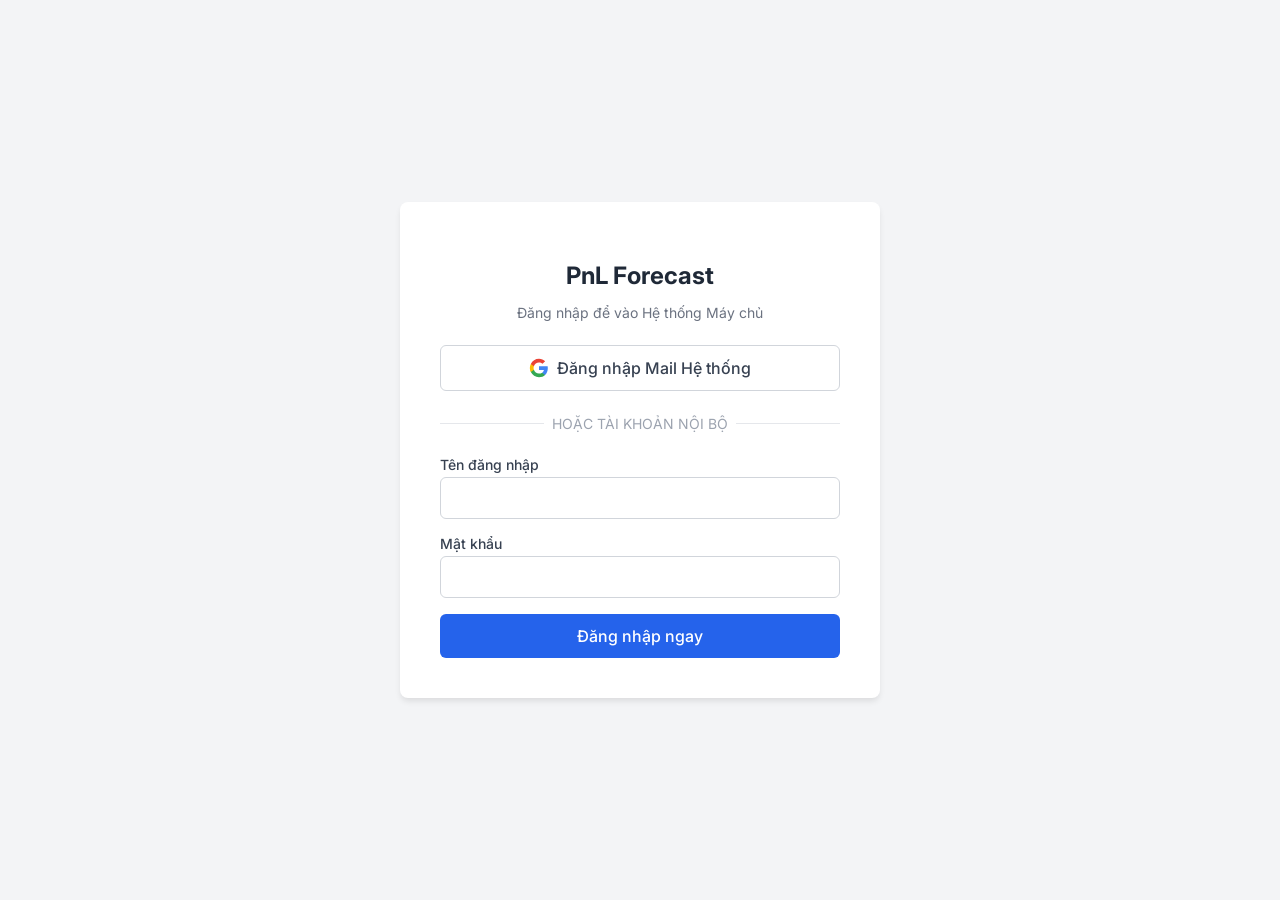
<file: login.html>
<!DOCTYPE html>
<html lang="en">
<head>
    <meta charset="UTF-8">
    <meta name="viewport" content="width=device-width, initial-scale=1.0">
    <title>PnL Forecast - Login</title>
    <link href="https://fonts.googleapis.com/css2?family=Inter:wght@400;500;600;700&display=swap" rel="stylesheet">
    <style>
        body { font-family: 'Inter', sans-serif; background-color: #f3f4f6; display: flex; align-items: center; justify-content: center; height: 100vh; margin: 0; }
        .login-box { background: white; padding: 2.5rem; border-radius: 8px; box-shadow: 0 4px 6px -1px rgba(0,0,0,0.1); width: 100%; max-width: 400px; text-align: center; }
        .login-box h2 { font-size: 1.5rem; color: #1f2937; margin-bottom: 0.5rem; }
        .login-box p { color: #6b7280; font-size: 0.875rem; margin-bottom: 1.5rem; }
        .btn-google { display: flex; align-items: center; justify-content: center; gap: 8px; width: 100%; box-sizing: border-box; background: #ffffff; border: 1px solid #d1d5db; color: #374151; padding: 0.75rem; border-radius: 6px; font-weight: 500; cursor: pointer; text-decoration: none; margin-bottom: 1rem; transition: background 0.2s; }
        .btn-google:hover { background: #f9fafb; }
        .divider { display: flex; align-items: center; margin: 1.5rem 0; color: #9ca3af; font-size: 0.875rem; }
        .divider::before, .divider::after { content: ""; flex: 1; border-bottom: 1px solid #e5e7eb; }
        .divider:not(:empty)::before { margin-right: .5rem; }
        .divider:not(:empty)::after { margin-left: .5rem; }
        .input-group { text-align: left; margin-bottom: 1rem; }
        .input-group label { display: block; font-size: 0.875rem; font-weight: 500; color: #374151; margin-bottom: 0.25rem; }
        .input-group input { width: 100%; padding: 0.75rem; border: 1px solid #d1d5db; border-radius: 6px; box-sizing: border-box; font-family: inherit; }
        .btn-primary { width: 100%; background: #2563eb; color: white; padding: 0.75rem; border: none; border-radius: 6px; font-weight: 500; cursor: pointer; transition: background 0.2s; font-family: inherit; font-size: 1rem;}
        .btn-primary:hover { background: #1d4ed8; }
        .error-msg { background: #fee2e2; border: 1px solid #fca5a5; color: #b91c1c; padding: 0.75rem; border-radius: 6px; font-size: 0.875rem; margin-bottom: 1rem; display: none; text-align: left;}
    </style>
</head>
<body>
    <div class="login-box">
        <h2>PnL Forecast</h2>
        <p>Đăng nhập để vào Hệ thống Máy chủ</p>

        <a href="/api/auth/google" class="btn-google">
            <svg viewBox="0 0 24 24" width="20" height="20" xmlns="http://www.w3.org/2000/svg">
                <path d="M22.56 12.25c0-.78-.07-1.53-.2-2.25H12v4.26h5.92c-.26 1.37-1.04 2.53-2.21 3.31v2.77h3.57c2.08-1.92 3.28-4.74 3.28-8.09z" fill="#4285F4"/>
                <path d="M12 23c2.97 0 5.46-.98 7.28-2.66l-3.57-2.77c-.98.66-2.23 1.06-3.71 1.06-2.86 0-5.29-1.93-6.16-4.53H2.18v2.84C3.99 20.53 7.7 23 12 23z" fill="#34A853"/>
                <path d="M5.84 14.09c-.22-.66-.35-1.36-.35-2.09s.13-1.43.35-2.09V7.07H2.18C1.43 8.55 1 10.22 1 12s.43 3.45 1.18 4.93l2.85-2.22.81-.62z" fill="#FBBC05"/>
                <path d="M12 5.38c1.62 0 3.06.56 4.21 1.64l3.15-3.15C17.45 2.09 14.97 1 12 1 7.7 1 3.99 3.47 2.18 7.07l3.66 2.84c.87-2.6 3.3-4.53 6.16-4.53z" fill="#EA4335"/>
            </svg>
            Đăng nhập Mail Hệ thống
        </a>

        <div class="divider">HOẶC TÀI KHOẢN NỘI BỘ</div>

        <form id="loginForm">
            <div id="errorMsg" class="error-msg">Nội dung lỗi ở đây</div>
            <div class="input-group">
                <label>Tên đăng nhập</label>
                <input type="text" id="username" required>
            </div>
            <div class="input-group">
                <label>Mật khẩu</label>
                <input type="password" id="password" required>
            </div>
            <button type="submit" class="btn-primary">Đăng nhập ngay</button>
        </form>
    </div>

    <script>
        document.getElementById('loginForm').addEventListener('submit', async (e) => {
            e.preventDefault();
            const btn = e.target.querySelector('button[type="submit"]');
            btn.disabled = true;
            btn.innerText = 'Đang xử lý...';
            
            const payload = {
                username: document.getElementById('username').value.trim(),
                password: document.getElementById('password').value
            };
            try {
                const res = await fetch('/api/auth/local/login', {
                    method: 'POST',
                    headers: { 'Content-Type': 'application/json' },
                    body: JSON.stringify(payload)
                });
                const data = await res.json();
                if (res.ok && data.status === 'ok') {
                    window.location.href = '/';
                } else {
                    document.getElementById('errorMsg').style.display = 'block';
                    document.getElementById('errorMsg').innerText = data.message || 'Đăng nhập thất bại.';
                }
            } catch (err) {
                document.getElementById('errorMsg').style.display = 'block';
                document.getElementById('errorMsg').innerText = 'Lỗi kết nối máy chủ.';
            } finally {
                btn.disabled = false;
                btn.innerText = 'Đăng nhập ngay';
            }
        });
    </script>
</body>
</html>
</file>
